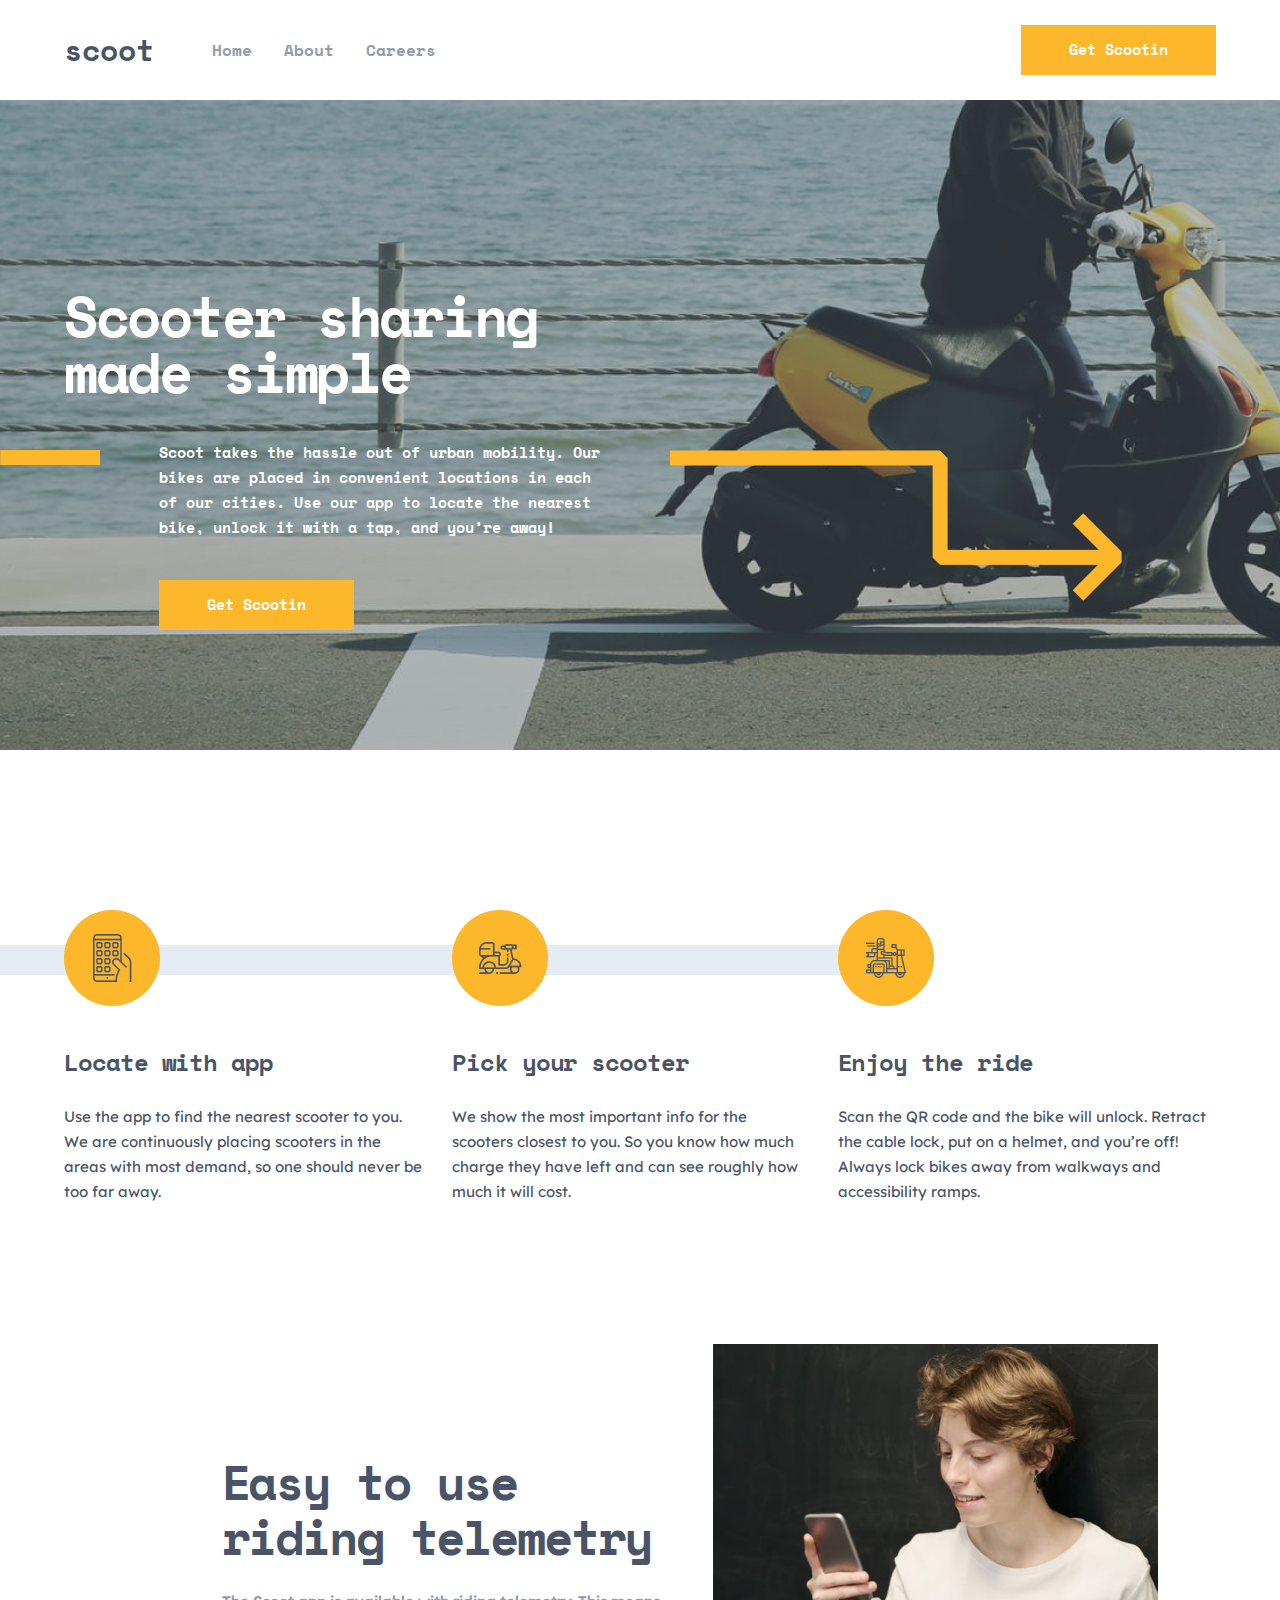
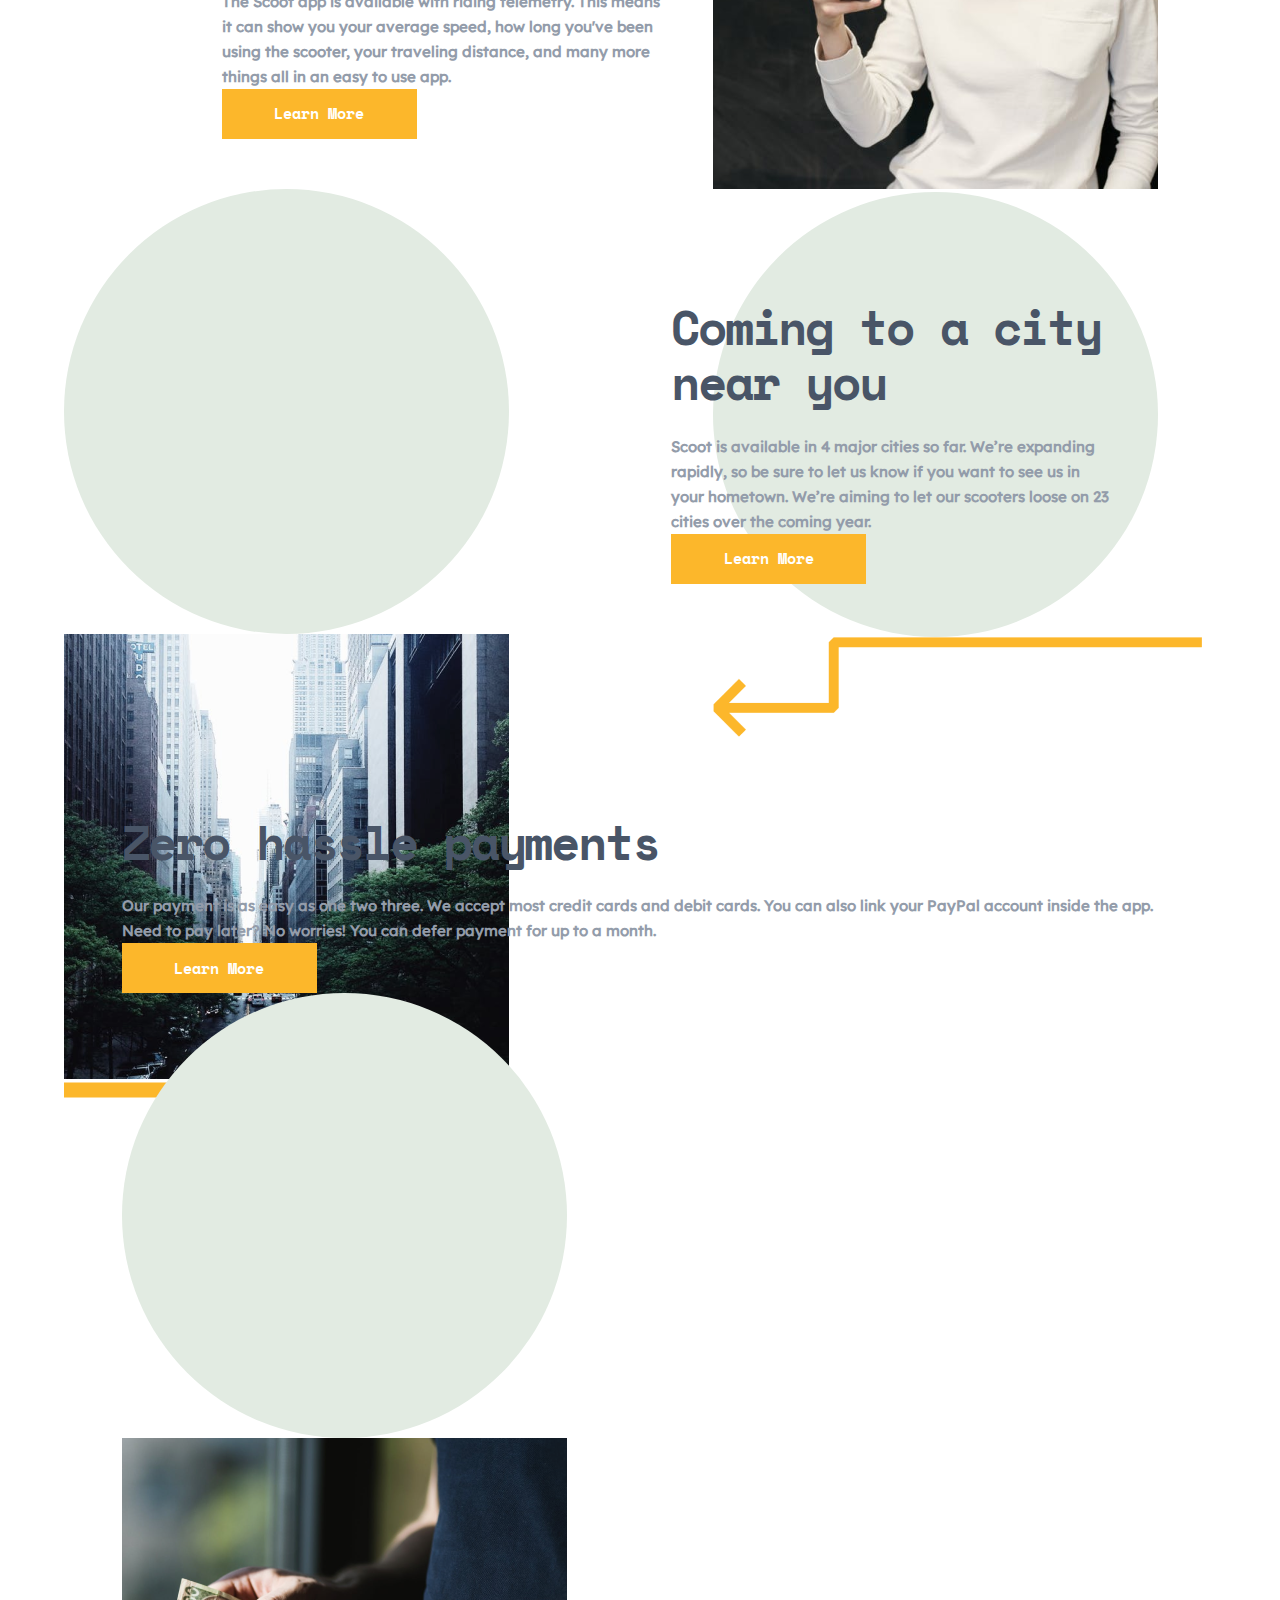
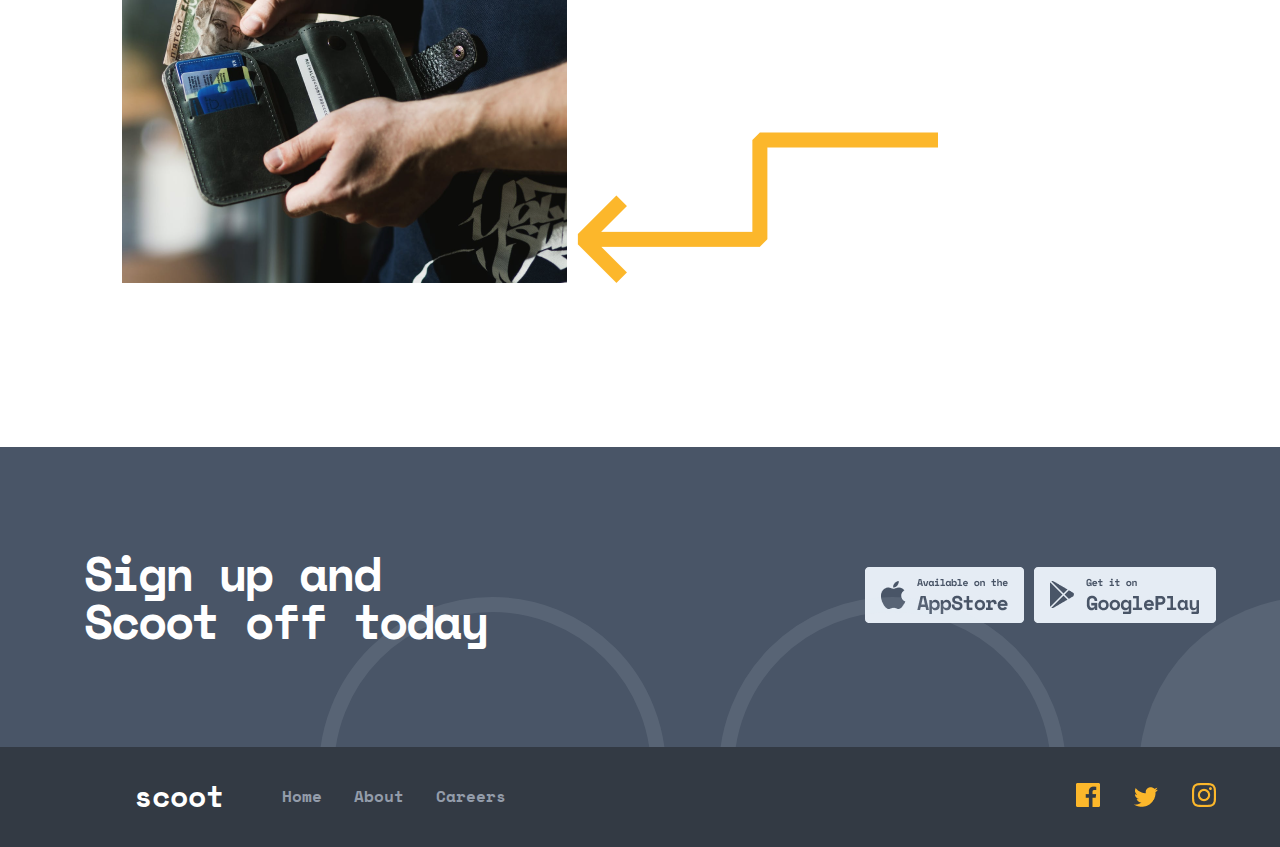
<file: index.html>
<!DOCTYPE html>
<html lang="en">

<head>
      <meta charset="UTF-8">
      <meta http-equiv="X-UA-Compatible" content="IE=edge">
      <meta name="viewport" content="width=device-width, initial-scale=1.0">
      <!-- <link rel="stylesheet" href="./css/index.css"> -->
      <title>Scot</title>
      <link rel="stylesheet" href="./css/index.css">
</head>

<body>
      <section class="section">
            <header class="header container">
                  <nav class="nav">
                        <div class="nav-list">
                              <img class="menu-icon" src="./img/phone-navbar-menu.png" alt="phone-navbar-menu">
                              <a href="#" class="logo">scoot</a>
                              <ul class="navbar">
                                    <li class="navbar__item">Home</li>
                                    <li class="navbar__item"><a class="navbar__link" href="./about.html">About</a></li>
                                    <li class="navbar__item">Careers</li>
                              </ul>
                        </div>
                        <button class="all-btn nav__btn">Get Scootin</button>
                  </nav>
            </header>
            <div class="intro">
                  <div class="intro-back">
                        <img class="intro-back__tayaq" src="./img/intro-tayaq.png" alt="intro-tayaq">
                        <div class="intro-row container">
                              <div class="intro-col">
                                    <h1 class="intro-col__heading">Scooter sharing made simple</h1>
                                    <div class="intro-card">
                                          <p class="intro-card__text">
                                                Scoot takes the hassle out of urban mobility. Our bikes are placed in
                                                convenient
                                                locations in each of our cities. Use our app to locate the nearest bike,
                                                unlock it
                                                with a tap, and you’re away!
                                          </p>
                                          <button class="all-btn intro-card__btn">Get Scootin</button>
                                    </div>
                              </div>
                        </div>
                        <img class="intro-back__strelka" src="./img/intro-strelka.png" alt="intro-strelka">
                  </div>
            </div>
            <div class="info">
                  <span class="info__line"></span>
                  <div class="info-row container">
                        <div class="info-col">
                              <img class="info-col__img" src="./img/info-icon-1.png" alt="info-icon-1">
                              <div class="card">
                                    <h3 class="card__name">Locate with app</h3>
                                    <p class="card__text">
                                          Use the app to find the nearest scooter to you. We are continuously placing
                                          scooters
                                          in the areas with most demand, so one should never be too far away.
                                    </p>
                              </div>
                        </div>
                        <div class="info-col">
                              <img class="info-col__img" src="./img/info-icon-2.png" alt="info-icon-2">
                              <div class="card">
                                    <h3 class="card__name">Pick your scooter</h3>
                                    <p class="card__text">
                                          We show the most important info for the scooters closest to you. So you know
                                          how
                                          much charge they have left and can see roughly how much it will cost.
                                    </p>
                              </div>
                        </div>
                        <div class="info-col">
                              <img class="info-col__img" src="./img/info-icon-3.png" alt="info-icon-3">
                              <div class="card">
                                    <h3 class="card__name">Enjoy the ride</h3>
                                    <p class="card__text">
                                          Scan the QR code and the bike will unlock. Retract the cable lock, put on a
                                          helmet,
                                          and you’re off! Always lock bikes away from walkways and accessibility ramps.
                                    </p>
                              </div>
                        </div>
                  </div>
            </div>
            <main class="main container">
                  <div class="main-row-1 container">
                        <div class="main-left-1">
                              <h3 class="col-name">Easy to use riding telemetry</h3>
                              <p class="col-text">
                                    The Scoot app is available with riding telemetry. This means it can show you your
                                    average
                                    speed, how long you've been using the scooter, your traveling distance, and
                                    many
                                    more
                                    things all in an easy to use app.
                              </p>
                              <button class="all-btn main-left-1__btn">Learn More</button>
                        </div>
                        <div class="main-right-1 col-right-1-desktop">
                              <img class="women-img" srcset="./img/women-1x.png 1x, ./img/women-2x.png 2x" alt="women">
                              <div class="circle-blue main-right-1__circle"></div>
                              <img class="main-right-1__ST" src="./img/main-row-1-strelka.png" alt="main-row-1-strelka">

                        </div>
                  </div>
                  <div class="main-row-2">
                        <div class="main-left-2">
                              <h3 class="col-name">Coming to a city near you</h3>
                              <p class="col-text">
                                    Scoot is available in 4 major cities so far. We’re expanding rapidly, so be sure to
                                    let us know if you want to see us in your hometown. We’re aiming to let our scooters
                                    loose on 23 cities over the coming year.
                              </p>
                              <button class="all-btn main-left-2__btn">Learn More</button>
                        </div>
                        <div class="main-right-2">
                              <div class="circle-blue main-right-2__circle"></div>
                              <img class="city-main" srcset="./img/city-1x-main.png 1x, ./img/city-2x-main.png 2x"
                                    alt="city-main">
                              <img class="main-right-2__ST" src="./img/row-2-strelka-main.png" alt="strelka-main">
                        </div>
                  </div>
                  <div class="main-row-3 container">
                        <div class="main-left-3">
                              <h3 class="col-name">Zero hassle payments</h3>
                              <p class="col-text">
                                    Our payment is as easy as one two three. We accept most credit cards and debit
                                    cards. You can also link your PayPal account inside the app. Need to pay later? No
                                    worries! You can defer payment for up to a month.
                              </p>
                              <button class="all-btn main-left-3__btn">Learn More</button>
                        </div>
                        <div class="main-right-3">
                              <div class="circle-blue main-right-3__circle"></div>
                              <img class="xamyon" srcset="./img/xamyon-1x.png 1x, ./img/xamyon-2x.png 2x" alt="xamyon">
                              <img class="main-right-3__ST" src="./img/row-3-strelka.png" alt="row-3-strelka">
                        </div>
                  </div>
            </main>
            <div class="download">
                  <div class="dow-row container">
                        <div class="download-round">
                              <div class="dow-circle"></div>
                              <div class="dow-circle"></div>
                              <div class="dow-round"></div>
                        </div>

                        <div class="dow-col">
                              <h2 class="dow-theme">Sign up and Scoot off today</h2>
                              <div class="dow-card">
                                    <img src="./img/AppStore.png" alt="AppStore">
                                    <img src="./img/GooglePlay.png" alt="GooglePlay">
                              </div>
                        </div>
                  </div>
            </div>
            <footer class="footer">
                  <div class="footer-row container">
                        <nav class="nav footer-nav container">
                              <div class="nav-list footer-list">
                                    <a class="logo footer-logo" href="#">scoot</a>
                                    <ul class="navbar footer-navbar">
                                          <li class="navbar__item">Home</li>
                                          <li class="navbar__item">
                                                <a href="./about.html">About</a>
                                          </li>
                                          <li class="navbar__item">Careers</li>
                                    </ul>
                              </div>
                              <div class="footer-icon">
                                    <img src="./img/fb.png" alt="fb">
                                    <img src="./img/tw.png" alt="tw">
                                    <img src="./img/insta.png" alt="insta">
                              </div>
                        </nav>
                  </div>
            </footer>
      </section>


</body>

</html>
</file>
<file: css/index.css>
/*! normalize.css v8.0.1 | MIT License | github.com/necolas/normalize.css */html{line-height:1.15;-webkit-text-size-adjust:100%}body{margin:0}main{display:block}h1{font-size:2em;margin:.67em 0}hr{box-sizing:content-box;height:0;overflow:visible}pre{font-family:monospace,monospace;font-size:1em}a{background-color:rgba(0,0,0,0)}abbr[title]{border-bottom:none;text-decoration:underline;-webkit-text-decoration:underline dotted;text-decoration:underline dotted}b,strong{font-weight:bolder}code,kbd,samp{font-family:monospace,monospace;font-size:1em}small{font-size:80%}sub,sup{font-size:75%;line-height:0;position:relative;vertical-align:baseline}sub{bottom:-0.25em}sup{top:-0.5em}img{border-style:none}button,input,optgroup,select,textarea{font-family:inherit;font-size:100%;line-height:1.15;margin:0}button,input{overflow:visible}button,select{text-transform:none}button,[type=button],[type=reset],[type=submit]{-webkit-appearance:button}button::-moz-focus-inner,[type=button]::-moz-focus-inner,[type=reset]::-moz-focus-inner,[type=submit]::-moz-focus-inner{border-style:none;padding:0}button:-moz-focusring,[type=button]:-moz-focusring,[type=reset]:-moz-focusring,[type=submit]:-moz-focusring{outline:1px dotted ButtonText}fieldset{padding:.35em .75em .625em}legend{box-sizing:border-box;color:inherit;display:table;max-width:100%;padding:0;white-space:normal}progress{vertical-align:baseline}textarea{overflow:auto}[type=checkbox],[type=radio]{box-sizing:border-box;padding:0}[type=number]::-webkit-inner-spin-button,[type=number]::-webkit-outer-spin-button{height:auto}[type=search]{-webkit-appearance:textfield;outline-offset:-2px}[type=search]::-webkit-search-decoration{-webkit-appearance:none}::-webkit-file-upload-button{-webkit-appearance:button;font:inherit}details{display:block}summary{display:list-item}template{display:none}[hidden]{display:none}*{padding:0;margin:0;box-sizing:border-box}body{font-family:"Space Mono",monospace;font-weight:700}.section{overflow:hidden}.container{width:90%;margin:0 auto}.font-lexend{font-family:"Lexend Deca";font-weight:400}.col-name{margin-top:60px;font-size:48px;letter-spacing:-2.14286px;color:#495567}.col-text{font-size:15px;line-height:25px;color:#939caa;margin-top:24px;font-family:"Lexend Deca"}@media only screen and (max-width: 576px){.container{width:85%}.col-name{font-size:32px;line-height:32px}}@font-face{font-family:"Space Mono";font-style:normal;font-weight:400;src:local(""),url("../fonts/space-mono-v12-latin-regular.woff2") format("woff2"),url("../fonts/space-mono-v12-latin-regular.woff") format("woff")}@font-face{font-family:"Space Mono";font-style:normal;font-weight:700;src:local(""),url("../fonts/space-mono-v12-latin-700.woff2") format("woff2"),url("../fonts/space-mono-v12-latin-700.woff") format("woff")}@font-face{font-family:"Lexend Deca";font-style:normal;font-weight:400;src:url("../fonts/lexend-deca-v17-latin-regular.eot");src:local(""),url("../fonts/lexend-deca-v17-latin-regular.eot?#iefix") format("embedded-opentype"),url("../fonts/lexend-deca-v17-latin-regular.woff2") format("woff2"),url("../fonts/lexend-deca-v17-latin-regular.woff") format("woff"),url("../fonts/lexend-deca-v17-latin-regular.ttf") format("truetype"),url("../fonts/lexend-deca-v17-latin-regular.svg#LexendDeca") format("svg")}.nav{display:flex;align-items:center;justify-content:space-between;height:100px;width:100%}.nav-list{display:flex}.nav-list .logo{text-decoration:none;color:#495567;font-size:30px}.navbar{list-style:none;display:flex;align-items:center;margin-left:26px}.navbar .navbar__item{margin-left:32px;color:#939caa;transition:.3s}.navbar .navbar__item a{-webkit-text-decoration:dashed;text-decoration:dashed;color:#939caa}.navbar .navbar__item:hover{color:#fcb72b}.navbar__link{color:#939caa;text-decoration:none}.all-btn{border:3px solid #fcb72b;color:#fff;font-size:15px;font-weight:700;background-color:#fcb72b;height:50px;width:195px;transition:.3s}.all-btn:hover{background-color:rgba(0,0,0,0);color:#fcb72b}@media only screen and (max-width: 768px){.all-btn{width:150px}.navbar{margin-left:18px}.navbar .navbar__item{margin-left:24px}}.menu-icon{display:none}.navbar-phone{display:none}@media only screen and (max-width: 576px){.navbar{display:none}.nav__btn{display:none}.nav{height:80px}.nav-list{width:58%;justify-content:space-between;align-items:center}.menu-icon{display:block;width:20px;height:16px}}.intro{background:url("../img/intro-back-img.png") no-repeat center center/cover;height:650px}.intro-back{background:rgba(73,85,103,.4);height:650px;position:relative}.intro-back .intro-back__tayaq{position:absolute;left:0;top:350px;width:100px;height:15px}.intro-back .intro-back__strelka{position:absolute;left:670px;top:350px}.intro-col{width:600px;color:#fff;padding-top:150px}.intro-col .intro-col__heading{width:500px;font-size:56px;line-height:56px;letter-spacing:-2.5px}.intro-card{margin-left:95px;width:450px}.intro-card .intro-card__text{margin-top:40px;font-size:15px;line-height:25px}.intro-card .intro-card__btn{margin-top:40px}@media only screen and (max-width: 768px){.intro-back .intro-back__tayaq{display:none}.intro-back .intro-back__strelka{position:absolute;left:-127px;top:500px;width:400px}.intro{height:680px;background:url("../img/intro-tablet-back.png") center center/cover no-repeat}.intro-col{padding-top:137px}.intro-col .intro-col__heading{margin:auto;text-align:center}.intro-card{text-align:center;margin:0 auto}}@media screen and (max-width: 576px){.intro-back .intro-back__strelka{left:-205px;top:540px}.intro{height:700px;background:url("../img/intro-back-phone.png") center center/cover no-repeat}.intro-col{padding-top:115px}.intro-col .intro-col__heading{font-size:40px;width:311px;line-height:40px;letter-spacing:-1.78571px;margin:0 32px}.intro-card{width:311px;margin:0 32px}}.info{margin-top:160px}.info .info__line{height:1px;width:70%;background-color:#e5ecf4;border:15px solid #e5ecf4;margin-top:35px;position:absolute;left:0}.info-row{display:flex;position:relative}.info-col:nth-child(2){margin:0 30px}.card .card__name{font-size:24px;letter-spacing:-1.07143px;color:#495567;margin-top:40px}.card .card__text{font-size:15px;line-height:25px;color:#495567;margin-top:27px;font-family:"Lexend Deca";font-weight:400}@media screen and (max-width: 768px){.info{margin-top:80px}.info .info__line{transform:rotate(90deg);top:1005px;left:-168px;width:550px}.info-row{flex-direction:column}.info-col{display:flex;align-items:center;justify-content:space-around;width:553px}.info-col:nth-child(2){margin:0}.card{width:380px}}@media only screen and (max-width: 576px){.info{margin-top:70px}.info .info__line{display:none}.info-col{flex-direction:column;width:311px}.info-col__img{margin-top:50px}.card{width:100%;text-align:center;margin:auto}.card .card__text{text-align:center}}.main-row-1{margin-top:140px;display:flex;justify-content:space-between;align-items:center}.col-name{margin-top:60px;font-size:48px;letter-spacing:-2.14286px;color:#495567}.col-text{font-size:15px;line-height:25px;color:#939caa;margin-top:24px}.circle-blue{height:445px;width:445px;border-radius:50%;background:#e2ebe2}.col-left-1{width:445px}.col-left-1 .col-left-1__btn{margin-top:40px}.col-right-1{position:relative;width:747px}.col-right-1 .women-img{border-radius:50%;height:445px;position:absolute;left:10%}.col-right-1 .col-right-1__circle{height:445px;position:absolute;top:0px;left:98%}.col-right-1 .col-right-1__ST{width:735px;position:absolute;top:300px;right:-12%}@media only screen and (max-width: 768px){.main-row-1{flex-direction:column-reverse}.col-right-1{width:573px;height:498px}.col-right-1 .col-right-1__circle{left:90%}.col-right-1 .col-right-1__ST{right:-25%}.col-left-1{text-align:center;margin:auto}}@media only screen and (max-width: 576px){.col-right-1{width:311px}.col-right-1 .women-img{width:311px;height:311px;left:4%}.col-right-1 .col-right-1__circle{display:none}.col-right-1 .col-right-1__ST{top:200px;right:-145%}.col-left-1{width:311px;margin-top:-156px}.col-left-1 .col-name{font-size:32px}}.main-row-2{display:flex;flex-direction:row-reverse;justify-content:space-between;align-items:center}.col-right-2{position:relative;margin-top:160px}.col-right-2 .city-main{border-radius:50%;width:445px;height:445px;position:absolute;top:0;left:50px}.col-right-2 .col-right-2__circle{position:absolute;left:-450px;z-index:3}.col-right-2 .col-right-2-ST{position:absolute;left:-80px;z-index:2}.col-left-2{width:445px;margin-top:160px;position:relative;right:15%}.col-left-2 .col-left-2__btn{margin-top:40px}@media only screen and (max-width: 798px){.col-right-2 .col-right-2__circle{left:-410px;top:-15px}.col-right-2 .col-right-2-ST{left:-50px}.col-left-2{width:573px;top:480px;left:.5%;text-align:center}}@media only screen and (max-width: 576px){.col-right-2 .col-right-2__circle{display:none}.col-right-2 .city-main{height:311px;width:311px}.col-right-2 .col-right-2-ST{left:-80px}.col-left-2{top:340px}.col-left-2 .col-name{font-size:32px}}@media only screen and (max-width: 460px){.col-right-2 .city-main{left:10px}.col-left-3 .col-name{font-size:32px}}.main-row-3{display:flex;flex-wrap:wrap;margin-top:120px}.col-left-3{width:445px;margin:auto}.col-left-3 .col-left-3__btn{margin-top:40px}.col-right-3{position:relative;width:732px}.col-right-3 .col-right-3__circle{position:absolute;right:-450px}.col-right-3 .xamyon{height:445px;position:absolute;border-radius:50%;left:20%}.col-right-3 .col-right-3__ST{position:absolute;right:-170px;width:450px}@media only screen and (max-width: 776px){.col-left-3{width:500px;text-align:center;margin:900px auto 0}.col-right-3{margin-top:450px;position:absolute;right:1%}.col-right-3 .col-right-3__circle{right:-380px;top:-20px;display:none}.col-right-3 .col-right-3__ST{width:400px;right:-50px;top:50px}}@media only screen and (max-width: 576px){.col-right-3{margin-top:350px}.col-right-3 .xamyon{height:311px;width:311px;left:52%}.col-right-3 .col-right-3__circle{display:none}.col-right-3 .col-right-3__ST{width:300px;right:-80px}.col-left-3{margin:680px auto 0}.col-left-3 .col-name{font-size:32px}}.footer{background-color:#333a44}.footer-logo{color:#fff !important;margin-left:70px}.footer-icon img{margin-left:24px}@media only screen and (max-width: 688px){.footer{height:300px}.footer-nav{display:flex;flex-direction:column}.footer-list{display:flex;flex-direction:column}.footer-list .footer-logo{margin-top:60px}.footer-list .footer-navbar{margin-top:40px;margin-left:-30px}.footer-icon{margin-top:80px;margin-left:-20px}}@media only screen and (max-width: 576px){.footer-list{margin:auto;width:100%}.footer-list .footer-logo{margin:auto;margin-top:40px}.footer-list .footer-navbar{display:flex;margin:auto;margin-top:40px}.footer-icon{margin-top:85px}}.about-intro{background:url("../about-img/intro-back.png") center center/cover no-repeat}.about-row{background:rgba(73,85,103,.4)}.about-intro-col{height:200px;display:flex;align-items:center;justify-content:space-between}.about-intro-col .about-intro-name{font-size:56px;letter-spacing:-2.5px;color:#fff}.about-intro-col .intro-oval{margin-right:-75px}@media only screen and (max-width: 768px){.about-intro-col .intro-oval{margin-right:-45px}}@media only screen and (max-width: 576px){.about-intro-col .about-intro-name{letter-spacing:-1.78571px;font-size:40px;margin:auto}.about-intro-col .intro-oval{display:none}}.about-main{overflow:hidden}.main-row-1{display:flex;justify-content:space-between}.main-left-1{width:445px;margin-left:100px}.main-right-1{width:445px;max-height:445px}.main-right-1 .women{border-radius:50%;width:445px;margin-left:-100px}.main-right-1 .main-1__circle{margin-top:-455px;margin-left:410px}.main-right-1 .about-1-ST{position:relative;right:0;top:-180px}@media only screen and (max-width: 992px){.main-row-1{display:flex;flex-direction:column-reverse;justify-content:center}.main-left-1{margin:auto;text-align:center;width:573px}.main-left-1 .main-1-name{width:445px;margin:auto;margin-top:50px}.main-right-1{margin:auto}.main-right-1 .about-1-ST{right:0px;margin-bottom:50px}.main-right-1 .women{margin-left:0}.main-right-1 .main-1__circle{margin-left:510px}}@media screen and (max-width: 768px){.main-left-1{width:90%}.main-left-1 .main-1-name{text-align:center}}@media only screen and (max-width: 576px){.main-left-1{margin-top:-120px}.main-left-1 .main-1-name{font-size:32px;width:90%}.main-right-1{margin:auto;width:311px}.main-right-1 .women{width:311px}.main-right-1 .main-1__circle{display:none}.main-right-1 .about-1-ST{right:10px}}.main-left-2{width:445px;margin-right:100px}.main-right-2{width:445px;max-height:445px}.main-right-2 .street{border-radius:50%;width:445px;margin-left:100px}.main-right-2 .main-2-circle{margin-top:-445px;margin-left:-420px}.main-right-2 .main-2__ST{position:relative;top:-445px;left:-70px}@media only screen and (max-width: 992px){.main-row-2{flex-direction:column-reverse;margin-top:100px}.main-right-2{margin:auto}.main-right-2 .street{margin-left:0}.main-right-2 .main-2-circle{margin-left:-500px}.main-right-2 .main-2__ST{left:-270px;width:434px}.main-left-2{margin:auto;text-align:center;width:573px}.main-left-2 .main-2-name{width:445px;margin:auto;margin-top:50px}}@media only screen and (max-width: 768px){.main-left-2{width:90%}.main-right-2 .main-2-circle{margin-left:-470px}}@media only screen and (max-width: 576px){.main-left-2{margin-top:-120px}.main-left-2 .main-2-name{width:90%;font-size:32px;line-height:32px}.main-right-2{width:311px}.main-right-2 .street{height:311px;width:311px}.main-right-2 .main-2-circle{display:none}.main-right-2 .main-2__ST{left:-120px;top:-300px}}.our-value{text-align:center}.value-col{display:flex;justify-content:center;margin:auto}.value-card{margin:0 30px}.value-card .imgs{width:350px;margin:auto}.value-card img{width:350px;height:350px}.value-card__name{margin-top:32px;font-size:24px;text-align:center;letter-spacing:-1.07143px;color:#495567}.value-card__text{margin-top:27px;font-size:15px;line-height:25px;text-align:center;color:#939caa}@media only screen and (max-width: 992px){.our-value{margin-top:120px}.value-col{flex-direction:column;margin-top:40px}.value-card .imgs{display:flex;justify-content:center}}@media only screen and (max-width: 490px){.our-value{font-size:32px;letter-spacing:-1.42857px}.value-card{width:311px;margin:auto}.value-card .imgs{margin-top:-40px;width:311px;display:flex;justify-content:center}}.faq-col-1{display:grid;grid-template-columns:1fr 1fr;justify-content:space-between;margin-top:60px}.faq-theme{font-size:40px;line-height:48px;letter-spacing:-1.78571px;color:#495567;text-align:center;margin-top:120px}.faq-left-1{width:100%;margin-top:16px}.faq-1-name{font-size:40px;line-height:48px;letter-spacing:-1.78571px;color:#495567;text-align:center;margin-right:70px}.faq-card{margin-top:16px;background:#e2ebe2;border:1px solid #e3f2e6;box-shadow:0px 4px 4px rgba(0,0,0,.25);padding:32px 40px;transition:.2s;display:flex;align-items:center;justify-content:space-between}.faq-card h3{font-size:24px;letter-spacing:-1.07143px;color:#495567}.faq-card:hover{background:#fff4df}.fa-angle-down{color:#fcb72b;transition:.2s;width:15px}.fa-angle-down:hover{transform:rotate(180deg)}@media only screen and (max-width: 992px){.faq-col-1{grid-template-columns:1fr}.faq-1-name{text-align:center;margin-right:0}.faq-card{max-width:730px;margin:auto;margin-top:16px}}.download{height:300px;width:100%;background-color:#495567;margin-top:160px;overflow:hidden}.dow-col{height:300px;display:flex;justify-content:space-between;align-items:center}.dow-col .dow-theme{width:415px;font-size:48px;line-height:48px;letter-spacing:-2.14286px;color:#fff;margin-left:20px}.download-round{position:relative}.download-round .dow-circle{width:347px;height:347px;opacity:.1;border:15px solid #e5ecf4;transform:matrix(-1, 0, 0, 1, 0, 0);border-radius:50%;position:absolute;top:150px;right:550px}.download-round .dow-circle:nth-child(2){right:150px}.download-round .dow-round{width:347px;height:347px;opacity:.1;transform:matrix(-1, 0, 0, 1, 0, 0);background:#e5ecf4;position:absolute;border-radius:50%;top:150px;right:-270px}@media only screen and (max-width: 888px){.dow-col{flex-direction:column;justify-content:center}.dow-col .dow-theme{text-align:center}.dow-col .dow-card{margin-top:50px}}@media only screen and (max-width: 576px){.dow-col .dow-theme{margin-left:0;letter-spacing:-1.42857px;width:311px;line-height:32px;font-size:32px}.dow-card img{height:40px}}/*# sourceMappingURL=index.css.map */
</file>
